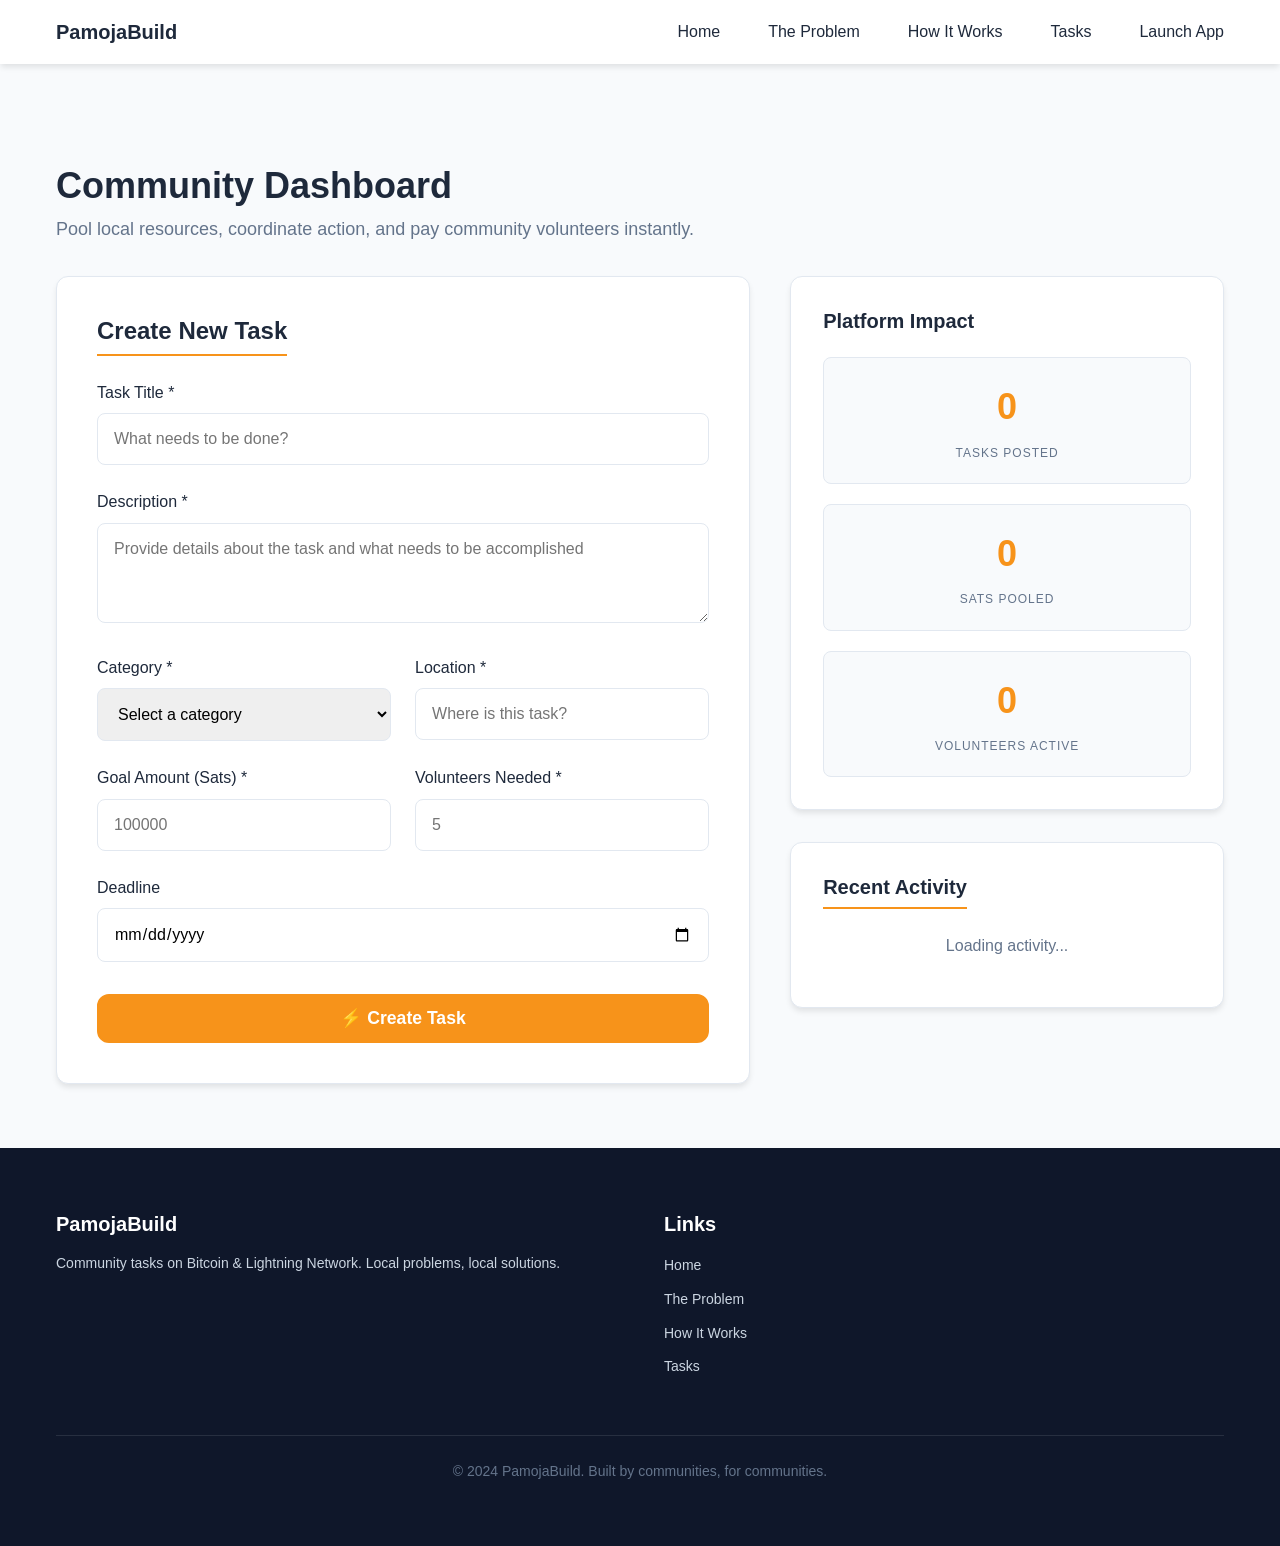
<file: frontend/app.html>
<!DOCTYPE html>
<html lang="en">
    <head>
        <meta charset="UTF-8">
        <meta name="viewport" content="width=device-width, initial-scale=1.0">
        <title>PamojaBuild - Community Dashboard</title>
        <meta name="description" content="Community-owned action dashboard. Post tasks, track funding, and check real-time impact.">
        <link rel="stylesheet" href="css/styles.css">
        <link rel="stylesheet" href="css/app.css">
    </head>
    <body>
        <!-- Navigation -->
        <nav class="navbar" role="navigation" aria-label="Main">
            <div class="container">
                <div class="navbar-brand">
                    <a href="index.html#home" class="logo">
                        <span class="logo-text">PamojaBuild</span>
                    </a>
                </div>
                <div class="nav-toggle" id="navToggle" aria-label="Toggle navigation">
                    <span></span>
                    <span></span>
                    <span></span>
                </div>
                <ul class="nav-menu" id="navMenu">
                    <li><a href="index.html#home" class="nav-link active">Home</a></li>
                    <li><a href="index.html#problem" class="nav-link">The Problem</a></li>
                    <li><a href="index.html#solution" class="nav-link">How It Works</a></li>
                    <li><a href="tasks.html#tasks" class="nav-link">Tasks</a></li>
                    <li><a href="app.html#app" class="nav-link">Launch App</a></li>
                </ul>
            </div>
        </nav>

         <!-- Dashboard Main -->
        <main class="section" style="padding-top: 100px; min-height: 85vh; background-color: var(--color-bg-light);">
            <div class="container">
                <div style="margin-bottom: 2rem;">
                    <h1 style="margin: 0; font-size: 2.25rem; color: var(--color-text-dark);">Community Dashboard</h1>
                    <p style="color: var(--color-text-light); margin-top: 0.5rem; font-size: var(--font-size-lg);">
                        Pool local resources, coordinate action, and pay community volunteers instantly.
                    </p>
                </div>

                <div class="dashboard-grid">
                    <!-- Left Column: Create Task Form -->
                    <div class="dashboard-card">
                        <h2>Create New Task</h2>
                        <form id="taskForm" class="task-form">
                            <div class="form-group">
                                <label for="taskTitle" class="form-label">Task Title *</label>
                                <input type="text" id="taskTitle" name="title" class="form-input" 
                                    placeholder="What needs to be done?" required>
                            </div>
                            
                            <div class="form-group">
                                <label for="taskDescription" class="form-label">Description *</label>
                                <textarea id="taskDescription" name="description" class="form-textarea"
                                        placeholder="Provide details about the task and what needs to be accomplished" required></textarea>
                            </div>
                            
                            <div style="display: grid; grid-template-columns: 1fr 1fr; gap: 1.5rem;">
                                <div class="form-group">
                                    <label for="taskCategory" class="form-label">Category *</label>
                                    <select id="taskCategory" name="category" class="form-select" required>
                                        <option value="">Select a category</option>
                                        <option value="cleaning">Cleaning</option>
                                        <option value="infrastructure">Infrastructure</option>
                                        <option value="safety">Safety</option>
                                        <option value="health">Health</option>
                                        <option value="education">Education</option>
                                        <option value="environment">Environment</option>
                                        <option value="other">Other</option>
                                    </select>
                                </div>
                                
                                <div class="form-group">
                                    <label for="taskLocation" class="form-label">Location *</label>
                                    <input type="text" id="taskLocation" name="location" class="form-input"
                                        placeholder="Where is this task?" required>
                                </div>
                            </div>
                            
                            <div style="display: grid; grid-template-columns: 1fr 1fr; gap: 1.5rem;">
                                <div class="form-group">
                                    <label for="taskGoalSats" class="form-label">Goal Amount (Sats) *</label>
                                    <input type="number" id="taskGoalSats" name="goalSats" class="form-input"
                                        placeholder="100000" min="1000" required>
                                </div>
                                
                                <div class="form-group">
                                    <label for="taskVolunteers" class="form-label">Volunteers Needed *</label>
                                    <input type="number" id="taskVolunteers" name="volunteersNeeded" class="form-input"
                                        placeholder="5" min="1" required>
                                </div>
                            </div>
                            
                            <div class="form-group" style="margin-bottom: 2rem;">
                                <label for="taskDeadline" class="form-label">Deadline</label>
                                <input type="date" id="taskDeadline" name="deadline" class="form-input">
                            </div>
                            
                            <button type="submit" class="btn btn-primary" style="width: 100%; font-size: 1.1rem; padding: 0.75rem 1rem;">
                                ⚡ Create Task
                            </button>
                        </form>
                    </div>

                    <!-- Right Column: Stats & Recent Activity -->
                    <div>
                        <!-- Stats Card -->
                        <div class="dashboard-stats-card">
                            <h3>Platform Impact</h3>
                            <div class="hero-stats" style="grid-template-columns: 1fr; gap: 1.25rem;">
                                <div class="stat-item" style="padding: 1.25rem; background: var(--color-bg-light); border-radius: var(--radius-md); border: 1px solid var(--color-border); display: flex; flex-direction: column; align-items: center;">
                                    <div class="stat-number" style="font-size: 2.25rem; color: var(--color-primary); font-weight: bold; margin-bottom: 0.25rem;">0</div>
                                    <div class="stat-label" style="color: var(--color-text-light); text-transform: uppercase; font-size: var(--font-size-xs); letter-spacing: 1px;">Tasks Posted</div>
                                </div>
                                <div class="stat-item" style="padding: 1.25rem; background: var(--color-bg-light); border-radius: var(--radius-md); border: 1px solid var(--color-border); display: flex; flex-direction: column; align-items: center;">
                                    <div class="stat-number" style="font-size: 2.25rem; color: var(--color-primary); font-weight: bold; margin-bottom: 0.25rem;">0</div>
                                    <div class="stat-label" style="color: var(--color-text-light); text-transform: uppercase; font-size: var(--font-size-xs); letter-spacing: 1px;">Sats Pooled</div>
                                </div>
                                <div class="stat-item" style="padding: 1.25rem; background: var(--color-bg-light); border-radius: var(--radius-md); border: 1px solid var(--color-border); display: flex; flex-direction: column; align-items: center;">
                                    <div class="stat-number" style="font-size: 2.25rem; color: var(--color-primary); font-weight: bold; margin-bottom: 0.25rem;">0</div>
                                    <div class="stat-label" style="color: var(--color-text-light); text-transform: uppercase; font-size: var(--font-size-xs); letter-spacing: 1px;">Volunteers Active</div>
                                </div>
                            </div>
                        </div>

                        <!-- Recent Activity Card -->
                        <div class="dashboard-card" style="padding: 2rem;">
                            <h3 style="margin-top: 0; margin-bottom: 1.5rem; font-size: 1.25rem; color: var(--color-text-dark); border-bottom: 2px solid var(--color-primary); padding-bottom: 0.5rem; display: inline-block;">
                                Recent Activity
                            </h3>
                            <div id="recentActivity" style="max-height: 400px; overflow-y: auto;">
                                <p style="color: var(--color-text-light); text-align: center;">Loading activity...</p>
                            </div>
                        </div>
                    </div>
                </div>
            </div>
        </main>

        <!-- App Modal (retained just in case) -->
        <div id="appModal" class="modal" role="dialog" aria-label="PamojaBuild App">
            <div class="modal-content">
                <button class="modal-close" id="modalCloseBtn" aria-label="Close app">×</button>
                <div class="app-wrapper" id="appWrapper">
                    <!-- App content populated by JavaScript -->
                </div>
            </div>
        </div>

        <!-- Footer -->
        <footer class="footer">
            <div class="container">
                <div class="footer-content">
                    <div class="footer-section">
                        <h4>PamojaBuild</h4>
                        <p>Community tasks on Bitcoin & Lightning Network. Local problems, local solutions.</p>
                    </div>
                    <div class="footer-section">
                        <h4>Links</h4>
                        <ul>
                            <li><a href="#home">Home</a></li>
                            <li><a href="#problem">The Problem</a></li>
                            <li><a href="#solution">How It Works</a></li>
                            <li><a href="tasks.html#tasks">Tasks</a></li>
                        </ul>
                    </div>
                </div>
                <div class="footer-bottom">
                    <p>&copy; 2024 PamojaBuild. Built by communities, for communities.</p>
                </div>
            </div>
        </footer>
    </body>
</html>
</file>
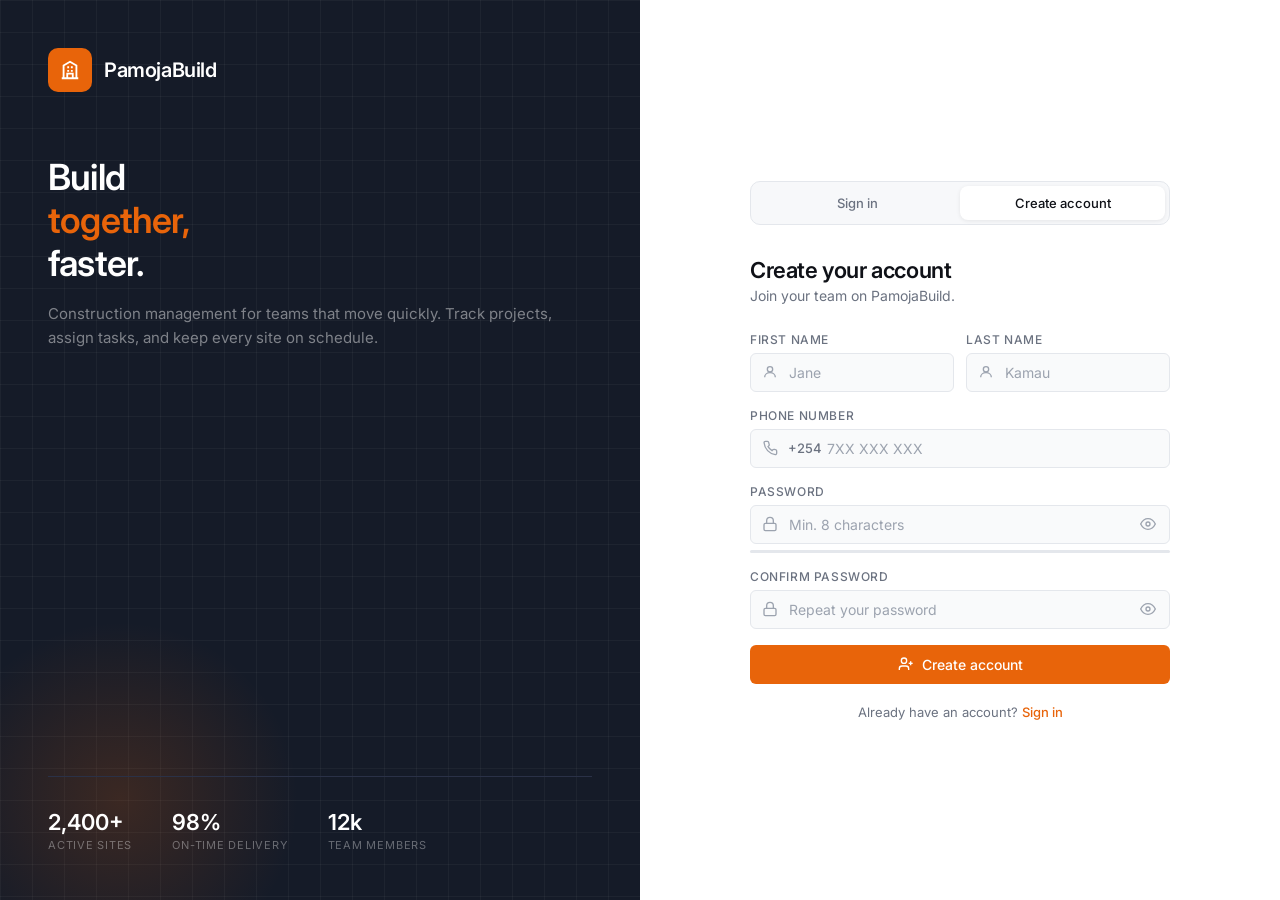
<file: frontend/login.html>
<!DOCTYPE html>
<html lang="en">
<head>
  <meta charset="UTF-8" />
  <meta name="viewport" content="width=device-width, initial-scale=1.0" />
  <title>PamojaBuild — Sign In</title>
  <link rel="preconnect" href="https://fonts.googleapis.com" />
  <link rel="preconnect" href="https://fonts.gstatic.com" crossorigin />
  <link href="https://fonts.googleapis.com/css2?family=Inter:wght@400;500;600&display=swap" rel="stylesheet" />
  <style>
    *, *::before, *::after { box-sizing: border-box; margin: 0; padding: 0; }

    :root {
      --orange:       #E8640A;
      --orange-hover: #CF570A;
      --dark:         #151B28;
      --dark-border:  #2A3147;
      --white:        #FFFFFF;
      --off-white:    #F7F8FA;
      --text-primary: #0F1117;
      --text-muted:   #6B7280;
      --text-hint:    #9CA3AF;
      --border:       #E4E7EC;
      --input-bg:     #F9FAFB;
      --danger:       #DC2626;
      --success:      #16A34A;
      --radius-sm:    6px;
      --radius-md:    10px;
      --radius-lg:    16px;
    }

    html, body {
      height: 100%;
      font-family: 'Inter', sans-serif;
      background: var(--off-white);
      color: var(--text-primary);
    }

    .page {
      min-height: 100vh;
      display: grid;
      grid-template-columns: 1fr 1fr;
    }

    /* ── Brand panel ── */
    .brand {
      background: var(--dark);
      display: flex;
      flex-direction: column;
      justify-content: space-between;
      padding: 3rem;
      position: relative;
      overflow: hidden;
    }

    .brand-grid {
      position: absolute;
      inset: 0;
      background-image:
        linear-gradient(rgba(255,255,255,0.04) 1px, transparent 1px),
        linear-gradient(90deg, rgba(255,255,255,0.04) 1px, transparent 1px);
      background-size: 32px 32px;
      pointer-events: none;
    }

    .brand-glow {
      position: absolute;
      bottom: -80px;
      left: -60px;
      width: 360px;
      height: 360px;
      background: radial-gradient(circle, rgba(232,100,10,0.18) 0%, transparent 70%);
      pointer-events: none;
    }

    .brand-content { position: relative; z-index: 1; }

    .logo {
      display: flex;
      align-items: center;
      gap: 12px;
      margin-bottom: 4rem;
      text-decoration: none;
    }

    .logo-mark {
      width: 44px;
      height: 44px;
      background: var(--orange);
      border-radius: var(--radius-md);
      display: flex;
      align-items: center;
      justify-content: center;
    }

    .logo-mark svg { width: 22px; height: 22px; fill: none; stroke: #fff; stroke-width: 2; }

    .logo-name {
      font-size: 20px;
      font-weight: 600;
      color: #fff;
      letter-spacing: -0.4px;
    }

    .brand-headline {
      font-size: 36px;
      font-weight: 600;
      color: #fff;
      line-height: 1.2;
      letter-spacing: -0.8px;
      margin-bottom: 1rem;
    }

    .brand-headline span { color: var(--orange); }

    .brand-body {
      font-size: 15px;
      color: rgba(255,255,255,0.45);
      line-height: 1.65;
    }

    .brand-footer { position: relative; z-index: 1; }

    .stats {
      display: flex;
      gap: 2.5rem;
      padding-top: 2rem;
      border-top: 1px solid var(--dark-border);
    }

    .stat-num { font-size: 22px; font-weight: 600; color: #fff; }

    .stat-label {
      font-size: 11px;
      color: rgba(255,255,255,0.35);
      text-transform: uppercase;
      letter-spacing: 0.07em;
      margin-top: 3px;
    }

    /* ── Form panel ── */
    .form-panel {
      display: flex;
      align-items: center;
      justify-content: center;
      padding: 3rem 2rem;
      background: var(--white);
    }

    .form-box { width: 100%; max-width: 420px; }

    .tabs {
      display: flex;
      background: var(--off-white);
      border: 1px solid var(--border);
      border-radius: var(--radius-md);
      padding: 4px;
      margin-bottom: 2rem;
    }

    .tab {
      flex: 1;
      padding: 9px 0;
      border: none;
      background: none;
      border-radius: calc(var(--radius-md) - 2px);
      font-family: inherit;
      font-size: 13px;
      font-weight: 500;
      color: var(--text-muted);
      cursor: pointer;
      transition: background 0.15s, color 0.15s;
    }

    .tab.active {
      background: var(--white);
      color: var(--text-primary);
      box-shadow: 0 1px 4px rgba(0,0,0,0.08);
    }

    .form-title {
      font-size: 22px;
      font-weight: 600;
      letter-spacing: -0.4px;
      margin-bottom: 4px;
    }

    .form-subtitle {
      font-size: 14px;
      color: var(--text-muted);
      margin-bottom: 1.75rem;
    }

    .field { margin-bottom: 1rem; }

    .field-row {
      display: grid;
      grid-template-columns: 1fr 1fr;
      gap: 12px;
    }

    .field label {
      display: block;
      font-size: 12px;
      font-weight: 500;
      color: var(--text-muted);
      text-transform: uppercase;
      letter-spacing: 0.05em;
      margin-bottom: 6px;
    }

    .input-wrap { position: relative; }

    .input-wrap .icon {
      position: absolute;
      left: 12px;
      top: 50%;
      transform: translateY(-50%);
      width: 16px;
      height: 16px;
      color: var(--text-hint);
      pointer-events: none;
    }

    .input-wrap input {
      width: 100%;
      padding: 10px 12px 10px 38px;
      font-family: inherit;
      font-size: 14px;
      color: var(--text-primary);
      background: var(--input-bg);
      border: 1px solid var(--border);
      border-radius: var(--radius-sm);
      outline: none;
      transition: border-color 0.15s, box-shadow 0.15s;
    }

    .input-wrap input::placeholder { color: var(--text-hint); }

    .input-wrap input:focus {
      border-color: var(--orange);
      box-shadow: 0 0 0 3px rgba(232,100,10,0.12);
      background: #fff;
    }

    .phone-prefix {
      position: absolute;
      left: 38px;
      top: 50%;
      transform: translateY(-50%);
      font-size: 13px;
      font-weight: 500;
      color: var(--text-muted);
      pointer-events: none;
    }

    .phone-input input { padding-left: 76px; }

    .eye-btn {
      position: absolute;
      right: 10px;
      top: 50%;
      transform: translateY(-50%);
      background: none;
      border: none;
      cursor: pointer;
      padding: 4px;
      color: var(--text-hint);
      display: flex;
      align-items: center;
    }

    .eye-btn svg { width: 16px; height: 16px; }

    .field-error {
      font-size: 11px;
      color: var(--danger);
      margin-top: 4px;
      display: none;
    }

    .field-error.visible { display: block; }

    .strength-bar {
      height: 3px;
      background: var(--border);
      border-radius: 2px;
      overflow: hidden;
      margin-top: 6px;
    }

    .strength-fill {
      height: 100%;
      border-radius: 2px;
      width: 0;
      transition: width 0.25s, background 0.25s;
    }

    .strength-label {
      font-size: 11px;
      color: var(--text-hint);
      margin-top: 4px;
    }

    .btn-primary {
      width: 100%;
      padding: 11px;
      margin-top: 6px;
      background: var(--orange);
      color: #fff;
      font-family: inherit;
      font-size: 14px;
      font-weight: 500;
      border: none;
      border-radius: var(--radius-sm);
      cursor: pointer;
      display: flex;
      align-items: center;
      justify-content: center;
      gap: 8px;
      transition: background 0.15s, transform 0.1s;
    }

    .btn-primary:hover { background: var(--orange-hover); }
    .btn-primary:active { transform: scale(0.99); }
    .btn-primary svg { width: 16px; height: 16px; }

    .alt-link {
      margin-top: 1.25rem;
      text-align: center;
      font-size: 13px;
      color: var(--text-muted);
    }

    .alt-link button {
      background: none;
      border: none;
      color: var(--orange);
      font-family: inherit;
      font-size: 13px;
      font-weight: 500;
      cursor: pointer;
    }

    @media (max-width: 768px) {
      .page { grid-template-columns: 1fr; }
      .brand { display: none; }
      .form-panel { padding: 2rem 1.25rem; }
    }
  </style>
</head>
<body>

<div class="page">

  <!-- ── Brand panel ── -->
  <aside class="brand">
    <div class="brand-grid"></div>
    <div class="brand-glow"></div>
    <div class="brand-content">
      <a href="index.html" class="logo">
        <div class="logo-mark">
          <svg viewBox="0 0 24 24"><path d="M3 21h18M5 21V7l7-4 7 4v14M9 21v-5h6v5M9 9h2M13 9h2M9 13h2M13 13h2"/></svg>
        </div>
        <span class="logo-name">PamojaBuild</span>
      </a>
      <h1 class="brand-headline">Build<br><span>together,</span><br>faster.</h1>
      <p class="brand-body">Construction management for teams that move quickly. Track projects, assign tasks, and keep every site on schedule.</p>
    </div>
    <div class="brand-footer">
      <div class="stats">
        <div><div class="stat-num">2,400+</div><div class="stat-label">Active sites</div></div>
        <div><div class="stat-num">98%</div><div class="stat-label">On-time delivery</div></div>
        <div><div class="stat-num">12k</div><div class="stat-label">Team members</div></div>
      </div>
    </div>
  </aside>

  <!-- ── Form panel ── -->
  <main class="form-panel">
    <div class="form-box">

      <div class="tabs">
        <button class="tab" id="tab-login" onclick="showPanel('login')">Sign in</button>
        <button class="tab active" id="tab-register" onclick="showPanel('register')">Create account</button>
      </div>

      <!-- Register -->
      <div id="panel-register">
        <h2 class="form-title">Create your account</h2>
        <p class="form-subtitle">Join your team on PamojaBuild.</p>

        <div class="field-row">
          <div class="field">
            <label for="reg-fname">First name</label>
            <div class="input-wrap">
              <svg class="icon" viewBox="0 0 24 24" fill="none" stroke="currentColor" stroke-width="2"><circle cx="12" cy="8" r="4"/><path d="M4 20c0-4 3.6-7 8-7s8 3 8 7"/></svg>
              <input type="text" id="reg-fname" placeholder="Jane" autocomplete="given-name" />
            </div>
            <div class="field-error" id="err-fname">First name is required.</div>
          </div>
          <div class="field">
            <label for="reg-lname">Last name</label>
            <div class="input-wrap">
              <svg class="icon" viewBox="0 0 24 24" fill="none" stroke="currentColor" stroke-width="2"><circle cx="12" cy="8" r="4"/><path d="M4 20c0-4 3.6-7 8-7s8 3 8 7"/></svg>
              <input type="text" id="reg-lname" placeholder="Kamau" autocomplete="family-name" />
            </div>
            <div class="field-error" id="err-lname">Last name is required.</div>
          </div>
        </div>

        <div class="field">
          <label for="reg-phone">Phone number</label>
          <div class="input-wrap phone-input">
            <svg class="icon" viewBox="0 0 24 24" fill="none" stroke="currentColor" stroke-width="2"><path d="M22 16.92v3a2 2 0 01-2.18 2A19.86 19.86 0 013.09 4.18 2 2 0 015.07 2h3a2 2 0 012 1.72 12.84 12.84 0 00.7 2.81 2 2 0 01-.45 2.11L9.09 9.91a16 16 0 006 6l1.27-1.27a2 2 0 012.11-.45 12.84 12.84 0 002.81.7A2 2 0 0122 16.92z"/></svg>
            <span class="phone-prefix">+254</span>
            <input type="tel" id="reg-phone" placeholder="7XX XXX XXX" maxlength="10" />
          </div>
          <div class="field-error" id="err-phone">Enter a valid Kenyan number.</div>
        </div>

        <div class="field">
          <label for="reg-pass">Password</label>
          <div class="input-wrap">
            <svg class="icon" viewBox="0 0 24 24" fill="none" stroke="currentColor" stroke-width="2"><rect x="3" y="11" width="18" height="11" rx="2"/><path d="M7 11V7a5 5 0 0110 0v4"/></svg>
            <input type="password" id="reg-pass" placeholder="Min. 8 characters" oninput="checkStrength(this.value)" />
            <button class="eye-btn" onclick="togglePw('reg-pass', this)" type="button">
              <svg viewBox="0 0 24 24" fill="none" stroke="currentColor" stroke-width="2"><path d="M1 12s4-8 11-8 11 8 11 8-4 8-11 8-11-8-11-8z"/><circle cx="12" cy="12" r="3"/></svg>
            </button>
          </div>
          <div class="strength-bar"><div class="strength-fill" id="strength-fill"></div></div>
          <div class="strength-label" id="strength-label"></div>
        </div>

        <div class="field">
          <label for="reg-confirm">Confirm password</label>
          <div class="input-wrap">
            <svg class="icon" viewBox="0 0 24 24" fill="none" stroke="currentColor" stroke-width="2"><rect x="3" y="11" width="18" height="11" rx="2"/><path d="M7 11V7a5 5 0 0110 0v4"/></svg>
            <input type="password" id="reg-confirm" placeholder="Repeat your password" />
            <button class="eye-btn" onclick="togglePw('reg-confirm', this)" type="button">
              <svg viewBox="0 0 24 24" fill="none" stroke="currentColor" stroke-width="2"><path d="M1 12s4-8 11-8 11 8 11 8-4 8-11 8-11-8-11-8z"/><circle cx="12" cy="12" r="3"/></svg>
            </button>
          </div>
          <div class="field-error" id="err-confirm">Passwords do not match.</div>
        </div>

        <button class="btn-primary" onclick="handleRegister()" type="button">
          <svg viewBox="0 0 24 24" fill="none" stroke="currentColor" stroke-width="2"><path d="M16 21v-2a4 4 0 00-4-4H6a4 4 0 00-4 4v2"/><circle cx="9" cy="7" r="4"/><line x1="19" y1="8" x2="19" y2="14"/><line x1="22" y1="11" x2="16" y2="11"/></svg>
          Create account
        </button>
        <p class="alt-link">Already have an account? <button onclick="showPanel('login')">Sign in</button></p>
      </div>

      <!-- Login -->
      <div id="panel-login" style="display:none">
        <h2 class="form-title">Welcome back</h2>
        <p class="form-subtitle">Sign in to continue to your projects.</p>

        <div class="field">
          <label for="login-phone">Phone number</label>
          <div class="input-wrap phone-input">
            <svg class="icon" viewBox="0 0 24 24" fill="none" stroke="currentColor" stroke-width="2"><path d="M22 16.92v3a2 2 0 01-2.18 2A19.86 19.86 0 013.09 4.18 2 2 0 015.07 2h3a2 2 0 012 1.72 12.84 12.84 0 00.7 2.81 2 2 0 01-.45 2.11L9.09 9.91a16 16 0 006 6l1.27-1.27a2 2 0 012.11-.45 12.84 12.84 0 002.81.7A2 2 0 0122 16.92z"/></svg>
            <span class="phone-prefix">+254</span>
            <input type="tel" id="login-phone" placeholder="7XX XXX XXX" maxlength="10" />
          </div>
          <div class="field-error" id="err-login-phone">Enter a valid phone number.</div>
        </div>

        <div class="field">
          <label for="login-pass">Password</label>
          <div class="input-wrap">
            <svg class="icon" viewBox="0 0 24 24" fill="none" stroke="currentColor" stroke-width="2"><rect x="3" y="11" width="18" height="11" rx="2"/><path d="M7 11V7a5 5 0 0110 0v4"/></svg>
            <input type="password" id="login-pass" placeholder="Your password" />
            <button class="eye-btn" onclick="togglePw('login-pass', this)" type="button">
              <svg viewBox="0 0 24 24" fill="none" stroke="currentColor" stroke-width="2"><path d="M1 12s4-8 11-8 11 8 11 8-4 8-11 8-11-8-11-8z"/><circle cx="12" cy="12" r="3"/></svg>
            </button>
          </div>
          <div class="field-error" id="err-login-pass">Password is required.</div>
        </div>

        <div style="text-align:right; margin-bottom:1rem;">
          <button style="background:none;border:none;color:var(--orange);font-family:inherit;font-size:12px;font-weight:500;cursor:pointer;" type="button">Forgot password?</button>
        </div>

        <button class="btn-primary" onclick="handleLogin()" type="button">
          <svg viewBox="0 0 24 24" fill="none" stroke="currentColor" stroke-width="2"><path d="M15 3h4a2 2 0 012 2v14a2 2 0 01-2 2h-4"/><polyline points="10 17 15 12 10 7"/><line x1="15" y1="12" x2="3" y2="12"/></svg>
          Sign in
        </button>
        <p class="alt-link">No account yet? <button onclick="showPanel('register')">Create one</button></p>
      </div>

    </div>
  </main>
</div>

<script>
  function showPanel(name) {
    const isReg = name === 'register';
    document.getElementById('panel-register').style.display = isReg ? 'block' : 'none';
    document.getElementById('panel-login').style.display    = isReg ? 'none'  : 'block';
    document.getElementById('tab-register').className = 'tab' + (isReg  ? ' active' : '');
    document.getElementById('tab-login').className    = 'tab' + (!isReg ? ' active' : '');
  }

  function togglePw(id, btn) {
    const inp = document.getElementById(id);
    const show = inp.type === 'password';
    inp.type = show ? 'text' : 'password';
    btn.querySelector('svg').innerHTML = show
      ? '<path d="M17.94 17.94A10.07 10.07 0 0112 20c-7 0-11-8-11-8a18.45 18.45 0 015.06-5.94M9.9 4.24A9.12 9.12 0 0112 4c7 0 11 8 11 8a18.5 18.5 0 01-2.16 3.19m-6.72-1.07a3 3 0 11-4.24-4.24"/><line x1="1" y1="1" x2="23" y2="23"/>'
      : '<path d="M1 12s4-8 11-8 11 8 11 8-4 8-11 8-11-8-11-8z"/><circle cx="12" cy="12" r="3"/>';
  }

  function checkStrength(val) {
    const fill  = document.getElementById('strength-fill');
    const label = document.getElementById('strength-label');
    if (!val) { fill.style.width = '0'; label.textContent = ''; return; }
    let score = 0;
    if (val.length >= 8)          score++;
    if (/[A-Z]/.test(val))        score++;
    if (/[0-9]/.test(val))        score++;
    if (/[^A-Za-z0-9]/.test(val)) score++;
    const levels = [
      ['10%', '#DC2626', 'Too short'],
      ['25%', '#DC2626', 'Weak'],
      ['50%', '#F59E0B', 'Fair'],
      ['75%', '#16A34A', 'Good'],
      ['100%','#16A34A', 'Strong'],
    ];
    const [w, c, l] = levels[Math.min(score, 4)];
    fill.style.width = w; fill.style.background = c;
    label.textContent = l; label.style.color = c;
  }

  function showError(id, show) {
    document.getElementById(id).classList.toggle('visible', show);
  }

  function handleRegister() {
    const fname   = document.getElementById('reg-fname').value.trim();
    const lname   = document.getElementById('reg-lname').value.trim();
    const phone   = document.getElementById('reg-phone').value.replace(/\s/g, '');
    const pass    = document.getElementById('reg-pass').value;
    const confirm = document.getElementById('reg-confirm').value;
    let valid = true;

    showError('err-fname',   !fname);                              if (!fname)   valid = false;
    showError('err-lname',   !lname);                              if (!lname)   valid = false;
    showError('err-phone',   !/^\d{9,10}$/.test(phone));           if (!/^\d{9,10}$/.test(phone)) valid = false;
    showError('err-confirm', !pass || pass !== confirm);           if (!pass || pass !== confirm)  valid = false;
    if (!valid) return;

    // TODO: replace with your actual Go API endpoint
    fetch('/api/auth/register', {
      method: 'POST',
      headers: { 'Content-Type': 'application/json' },
      body: JSON.stringify({
        first_name: fname,
        last_name:  lname,
        phone:      '+254' + phone,
        password:   pass,
      })
    })
    .then(res => res.json())
    .then(data => {
      if (data.token) {
        localStorage.setItem('token', data.token);
        window.location.href = 'app.html';
      }
    })
    .catch(err => console.error('Register error:', err));
  }

  function handleLogin() {
    const phone = document.getElementById('login-phone').value.replace(/\s/g, '');
    const pass  = document.getElementById('login-pass').value;
    let valid = true;

    showError('err-login-phone', !/^\d{9,10}$/.test(phone)); if (!/^\d{9,10}$/.test(phone)) valid = false;
    showError('err-login-pass',  !pass);                      if (!pass) valid = false;
    if (!valid) return;

    // TODO: replace with your actual Go API endpoint
    fetch('/api/auth/login', {
      method: 'POST',
      headers: { 'Content-Type': 'application/json' },
      body: JSON.stringify({
        phone:    '+254' + phone,
        password: pass,
      })
    })
    .then(res => res.json())
    .then(data => {
      if (data.token) {
        localStorage.setItem('token', data.token);
        window.location.href = 'app.html';
      }
    })
    .catch(err => console.error('Login error:', err));
  }
</script>

</body>
</html>
</file>
<file: frontend/css/styles.css>
/* ============================================================================
   PamojaBuild - Community Tasks Platform
   Modern, responsive CSS with semantic structure and accessibility
   ============================================================================ */

/* ROOT VARIABLES & THEME */
:root {
    /* Colors - inspired by Bitcoin orange, community energy, African context */
    --color-primary: #F7931A;      /* Bitcoin orange */
    --color-primary-dark: #E68A0A;
    --color-primary-light: #FDB81E;
    
    --color-accent: #FF6B35;        /* Energy/action */
    --color-accent-dark: #E55A28;
    
    --color-secondary: #004B87;     /* Trust/stability */
    --color-secondary-light: #0066B3;
    
    --color-success: #10B981;       /* Task completion */
    --color-warning: #F59E0B;
    --color-danger: #EF4444;
    
    /* Neutrals - clean, accessible */
    --color-bg-dark: #0F172A;
    --color-bg-light: #F8FAFC;
    --color-bg-white: #FFFFFF;
    --color-text-dark: #1E293B;
    --color-text-light: #64748B;
    --color-border: #E2E8F0;
    --color-border-dark: #CBD5E1;
    
    /* Typography */
    --font-display: -apple-system, BlinkMacSystemFont, 'Segoe UI', sans-serif;
    --font-body: -apple-system, BlinkMacSystemFont, 'Segoe UI', sans-serif;
    --font-mono: 'Monaco', 'Courier New', monospace;
    
    --font-size-xs: 0.75rem;
    --font-size-sm: 0.875rem;
    --font-size-base: 1rem;
    --font-size-lg: 1.125rem;
    --font-size-xl: 1.25rem;
    --font-size-2xl: 1.5rem;
    --font-size-3xl: 1.875rem;
    --font-size-4xl: 2.25rem;
    --font-size-5xl: 3rem;
    
    --font-weight-regular: 400;
    --font-weight-medium: 500;
    --font-weight-semibold: 600;
    --font-weight-bold: 700;
    
    /* Spacing */
    --space-xs: 0.25rem;
    --space-sm: 0.5rem;
    --space-md: 1rem;
    --space-lg: 1.5rem;
    --space-xl: 2rem;
    --space-2xl: 3rem;
    --space-3xl: 4rem;
    --space-4xl: 6rem;
    
    /* Layout */
    --container-max: 1200px;
    --container-padding: 1rem;
    
    /* Spacing between sections */
    --section-spacing: 4rem;
    
    /* Border radius */
    --radius-sm: 0.375rem;
    --radius-md: 0.5rem;
    --radius-lg: 0.75rem;
    --radius-xl: 1rem;
    
    /* Shadows */
    --shadow-sm: 0 1px 2px 0 rgba(0, 0, 0, 0.05);
    --shadow-md: 0 4px 6px -1px rgba(0, 0, 0, 0.1);
    --shadow-lg: 0 10px 15px -3px rgba(0, 0, 0, 0.1);
    --shadow-xl: 0 20px 25px -5px rgba(0, 0, 0, 0.1);
    
    /* Transitions */
    --transition-fast: 150ms ease-in-out;
    --transition-base: 250ms ease-in-out;
    --transition-slow: 350ms ease-in-out;
}

/* RESET & BASE STYLES */
*,
*::before,
*::after {
    box-sizing: border-box;
}

html {
    scroll-behavior: smooth;
}

body {
    margin: 0;
    padding: 0;
    font-family: var(--font-body);
    font-size: var(--font-size-base);
    font-weight: var(--font-weight-regular);
    line-height: 1.6;
    color: var(--color-text-dark);
    background-color: var(--color-bg-white);
    overflow-x: hidden;
}

h1, h2, h3, h4, h5, h6 {
    margin: 0;
    font-family: var(--font-display);
    font-weight: var(--font-weight-bold);
    line-height: 1.2;
}

h1 { font-size: var(--font-size-5xl); }
h2 { font-size: var(--font-size-4xl); }
h3 { font-size: var(--font-size-2xl); }
h4 { font-size: var(--font-size-xl); }
h5 { font-size: var(--font-size-lg); }
h6 { font-size: var(--font-size-base); }

p {
    margin: 0 0 var(--space-md) 0;
    color: var(--color-text-light);
}

a {
    color: var(--color-primary);
    text-decoration: none;
    transition: color var(--transition-fast);
}

a:hover,
a:focus-visible {
    color: var(--color-primary-dark);
}

button {
    font-family: inherit;
    cursor: pointer;
}

input,
textarea,
select {
    font-family: inherit;
    font-size: inherit;
}

img {
    max-width: 100%;
    height: auto;
    display: block;
}

/* CONTAINER */
.container {
    width: 100%;
    max-width: var(--container-max);
    margin: 0 auto;
    padding: 0 var(--container-padding);
}

/* ACCESSIBILITY */
.sr-only {
    position: absolute;
    width: 1px;
    height: 1px;
    padding: 0;
    margin: -1px;
    overflow: hidden;
    clip: rect(0, 0, 0, 0);
    white-space: nowrap;
    border-width: 0;
}

/* Visible focus states for keyboard navigation */
*:focus-visible {
    outline: 2px solid var(--color-primary);
    outline-offset: 2px;
    border-radius: var(--radius-md);
}

/* Respect reduced motion preferences */
@media (prefers-reduced-motion: reduce) {
    * {
        animation-duration: 0.01ms !important;
        animation-iteration-count: 1 !important;
        transition-duration: 0.01ms !important;
    }
}

/* ============================================================================
   NAVIGATION
   ============================================================================ */

.navbar {
    position: fixed;
    top: 0;
    left: 0;
    right: 0;
    background-color: var(--color-bg-white);
    box-shadow: var(--shadow-md);
    z-index: 100;
}

.navbar .container {
    display: flex;
    justify-content: space-between;
    align-items: center;
    padding: var(--space-md);
    height: 4rem;
}

.navbar-brand {
    display: flex;
    align-items: center;
}

.logo {
    display: flex;
    align-items: center;
    gap: var(--space-sm);
    font-weight: var(--font-weight-bold);
    font-size: var(--font-size-xl);
    color: var(--color-text-dark);
}

.logo-icon {
    font-size: var(--font-size-2xl);
    animation: pulse 2s cubic-bezier(0.4, 0, 0.6, 1) infinite;
}

@keyframes pulse {
    0%, 100% { opacity: 1; }
    50% { opacity: 0.7; }
}

.nav-menu {
    display: none;
    list-style: none;
    margin: 0;
    padding: 0;
}

.nav-link {
    color: var(--color-text-dark);
    font-weight: var(--font-weight-medium);
    transition: color var(--transition-fast);
}

.nav-link:hover,
.nav-link:focus-visible {
    color: var(--color-primary);
}

.nav-toggle {
    display: flex;
    flex-direction: column;
    gap: var(--space-sm);
    cursor: pointer;
    background: none;
    border: none;
    padding: var(--space-sm);
}

.nav-toggle span {
    width: 24px;
    height: 2px;
    background-color: var(--color-text-dark);
    border-radius: var(--radius-sm);
    transition: all var(--transition-fast);
}

.nav-toggle.active span:nth-child(1) {
    transform: rotate(45deg) translateY(10px);
}

.nav-toggle.active span:nth-child(2) {
    opacity: 0;
}

.nav-toggle.active span:nth-child(3) {
    transform: rotate(-45deg) translateY(-10px);
}

/* Desktop Navigation */
@media (min-width: 768px) {
    .navbar .container {
        padding: var(--space-lg) var(--space-md);
    }
    
    .nav-menu {
        display: flex;
        gap: var(--space-2xl);
        align-items: center;
    }
    
    .nav-toggle {
        display: none;
    }
    
    .nav-menu.active {
        display: flex;
    }
}

/* Mobile Navigation Menu */
.nav-menu.active {
    position: absolute;
    top: 100%;
    left: 0;
    right: 0;
    display: flex;
    flex-direction: column;
    background-color: var(--color-bg-white);
    padding: var(--space-lg);
    box-shadow: var(--shadow-lg);
    gap: var(--space-md);
    animation: slideDown var(--transition-base);
}

@keyframes slideDown {
    from {
        opacity: 0;
        transform: translateY(-10px);
    }
    to {
        opacity: 1;
        transform: translateY(0);
    }
}

/* Body padding for fixed navbar */
body {
    padding-top: 4rem;
}

/* ============================================================================
   HERO SECTION
   ============================================================================ */

.hero {
    padding: var(--section-spacing) 0;
    background: linear-gradient(135deg, var(--color-bg-white) 0%, var(--color-bg-light) 100%);
}

.hero .container {
    display: grid;
    grid-template-columns: 1fr;
    gap: var(--space-3xl);
    align-items: center;
}

.hero-content {
    animation: fadeInUp 0.8s ease-out;
}

@keyframes fadeInUp {
    from {
        opacity: 0;
        transform: translateY(20px);
    }
    to {
        opacity: 1;
        transform: translateY(0);
    }
}

.hero-title {
    font-size: var(--font-size-5xl);
    line-height: 1.1;
    margin-bottom: var(--space-xl);
    color: var(--color-text-dark);
}

.text-accent {
    color: var(--color-primary);
    background: linear-gradient(135deg, var(--color-primary), var(--color-accent));
    -webkit-background-clip: text;
    -webkit-text-fill-color: transparent;
    background-clip: text;
}

.hero-subtitle {
    font-size: var(--font-size-xl);
    color: var(--color-text-light);
    max-width: 500px;
    margin-bottom: var(--space-2xl);
    line-height: 1.8;
}

.hero-cta {
    display: flex;
    flex-wrap: wrap;
    gap: var(--space-md);
    margin-bottom: var(--space-3xl);
}

.hero-stats {
    display: grid;
    grid-template-columns: repeat(3, 1fr);
    gap: var(--space-lg);
}

.stat-item {
    text-align: center;
}

.stat-number {
    font-size: var(--font-size-4xl);
    font-weight: var(--font-weight-bold);
    color: var(--color-primary);
}

.stat-label {
    font-size: var(--font-size-sm);
    color: var(--color-text-light);
    text-transform: uppercase;
    letter-spacing: 0.05em;
    margin-top: var(--space-xs);
}

.hero-visual {
    display: none;
    align-items: center;
    justify-content: center;
}

.visual-placeholder {
    width: 300px;
    height: 300px;
    color: var(--color-primary);
    opacity: 0.8;
}

@media (min-width: 1024px) {
    .hero .container {
        grid-template-columns: 1fr 1fr;
    }
    
    .hero-visual {
        display: flex;
    }
    
    .hero-title {
        font-size: var(--font-size-5xl);
    }
}

@media (max-width: 640px) {
    .hero {
        padding: var(--space-3xl) 0;
    }
    
    .hero-title {
        font-size: var(--font-size-3xl);
    }
    
    .hero-subtitle {
        font-size: var(--font-size-base);
    }
    
    .hero-stats {
        grid-template-columns: 1fr;
    }
}

/* ============================================================================
   BUTTONS & CONTROLS
   ============================================================================ */

.btn {
    display: inline-flex;
    align-items: center;
    justify-content: center;
    gap: var(--space-sm);
    padding: var(--space-md) var(--space-2xl);
    font-size: var(--font-size-base);
    font-weight: var(--font-weight-semibold);
    border: 2px solid transparent;
    border-radius: var(--radius-lg);
    transition: all var(--transition-fast);
    text-decoration: none;
    cursor: pointer;
    white-space: nowrap;
}

.btn-primary {
    background-color: var(--color-primary);
    color: var(--color-bg-white);
    border-color: var(--color-primary);
}

.btn-primary:hover,
.btn-primary:focus-visible {
    background-color: var(--color-primary-dark);
    border-color: var(--color-primary-dark);
    transform: translateY(-2px);
    box-shadow: var(--shadow-lg);
}

.btn-primary:active {
    transform: translateY(0);
}

.btn-secondary {
    background-color: transparent;
    color: var(--color-primary);
    border-color: var(--color-primary);
}

.btn-secondary:hover,
.btn-secondary:focus-visible {
    background-color: var(--color-primary);
    color: var(--color-bg-white);
}

.btn-small {
    padding: var(--space-sm) var(--space-lg);
    font-size: var(--font-size-sm);
}

.btn:disabled {
    opacity: 0.5;
    cursor: not-allowed;
}

/* ============================================================================
   SECTIONS
   ============================================================================ */

.section {
    padding: var(--section-spacing) 0;
}

.section-light {
    background-color: var(--color-bg-light);
}

.section-dark {
    background-color: var(--color-bg-dark);
    color: var(--color-bg-white);
}

.section-dark p {
    color: #CBD5E1;
}

.section-title {
    font-size: var(--font-size-4xl);
    margin-bottom: var(--space-md);
    text-align: center;
    color: var(--color-text-dark);
}

.section-dark .section-title {
    color: var(--color-bg-white);
}

.section-subtitle {
    font-size: var(--font-size-lg);
    text-align: center;
    color: var(--color-text-light);
    margin-bottom: var(--space-3xl);
}

.section-dark .section-subtitle {
    color: #CBD5E1;
}

/* ============================================================================
   PROBLEM SECTION
   ============================================================================ */

.problems-grid {
    display: grid;
    grid-template-columns: repeat(auto-fit, minmax(250px, 1fr));
    gap: var(--space-2xl);
    margin-bottom: var(--space-3xl);
}

.problem-card {
    padding: var(--space-2xl);
    background-color: var(--color-bg-white);
    border: 1px solid var(--color-border);
    border-radius: var(--radius-lg);
    text-align: center;
    transition: all var(--transition-base);
    cursor: pointer;
}

.problem-card:hover {
    border-color: var(--color-primary);
    box-shadow: var(--shadow-lg);
    transform: translateY(-4px);
}

.problem-icon {
    font-size: var(--font-size-5xl);
    margin-bottom: var(--space-md);
    display: block;
}

.problem-card h3 {
    color: var(--color-text-dark);
    margin-bottom: var(--space-md);
}

.problem-card p {
    color: var(--color-text-light);
    margin: 0;
}

.problem-highlight {
    background-color: var(--color-bg-white);
    border-left: 4px solid var(--color-primary);
    padding: var(--space-2xl);
    border-radius: var(--radius-md);
    text-align: center;
}

.problem-highlight p {
    font-size: var(--font-size-lg);
    line-height: 1.8;
    margin: 0;
}

.problem-highlight strong {
    color: var(--color-primary);
}

/* ============================================================================
   FLOW TIMELINE SECTION
   ============================================================================ */

.flow-timeline {
    max-width: 700px;
    margin: 0 auto;
}

.flow-step {
    display: flex;
    gap: var(--space-2xl);
    margin-bottom: var(--space-2xl);
}

.flow-number {
    flex-shrink: 0;
    width: 60px;
    height: 60px;
    display: flex;
    align-items: center;
    justify-content: center;
    background: linear-gradient(135deg, var(--color-primary), var(--color-accent));
    color: var(--color-bg-white);
    border-radius: 50%;
    font-size: var(--font-size-2xl);
    font-weight: var(--font-weight-bold);
}

.flow-content h3 {
    margin-bottom: var(--space-sm);
}

.flow-content p {
    margin: 0;
    color: var(--color-text-light);
}

.flow-connector {
    display: flex;
    justify-content: center;
    margin: var(--space-lg) 0;
}

.flow-connector svg {
    width: 2px;
    height: 60px;
    color: var(--color-border-dark);
}

@media (max-width: 640px) {
    .flow-step {
        gap: var(--space-lg);
    }
    
    .flow-number {
        width: 50px;
        height: 50px;
        font-size: var(--font-size-xl);
    }
}

/* ============================================================================
   WHY SECTION
   ============================================================================ */

.why-grid {
    display: grid;
    grid-template-columns: repeat(auto-fit, minmax(280px, 1fr));
    gap: var(--space-2xl);
}

.why-card {
    padding: var(--space-2xl);
    background-color: var(--color-bg-white);
    border-radius: var(--radius-lg);
    border: 1px solid var(--color-border);
}

.why-card h3 {
    color: var(--color-text-dark);
    margin-bottom: var(--space-md);
    font-size: var(--font-size-xl);
}

.why-card p {
    color: var(--color-text-light);
    margin: 0;
    line-height: 1.7;
}

/* ============================================================================
   TASKS SECTION
   ============================================================================ */

.tasks-filter {
    display: flex;
    justify-content: center;
    gap: var(--space-md);
    margin-bottom: var(--space-3xl);
    flex-wrap: wrap;
}

.filter-btn {
    padding: var(--space-sm) var(--space-lg);
    background-color: var(--color-bg-light);
    border: 2px solid var(--color-border);
    border-radius: var(--radius-lg);
    color: var(--color-text-dark);
    font-weight: var(--font-weight-medium);
    transition: all var(--transition-fast);
    cursor: pointer;
}

.filter-btn:hover {
    border-color: var(--color-primary);
    color: var(--color-primary);
}

.filter-btn.active {
    background-color: var(--color-primary);
    border-color: var(--color-primary);
    color: var(--color-bg-white);
}

.tasks-grid {
    display: grid;
    grid-template-columns: repeat(auto-fill, minmax(300px, 1fr));
    gap: var(--space-2xl);
}

.task-card {
    background-color: var(--color-bg-white);
    border: 1px solid var(--color-border);
    border-radius: var(--radius-lg);
    padding: var(--space-2xl);
    transition: all var(--transition-base);
    display: flex;
    flex-direction: column;
}

.task-card:hover {
    border-color: var(--color-primary);
    box-shadow: var(--shadow-lg);
    transform: translateY(-4px);
}

.task-header {
    display: flex;
    justify-content: space-between;
    align-items: flex-start;
    margin-bottom: var(--space-md);
}

.task-title {
    font-size: var(--font-size-lg);
    font-weight: var(--font-weight-semibold);
    margin: 0 0 var(--space-sm) 0;
}

.task-status {
    display: inline-block;
    padding: var(--space-xs) var(--space-md);
    background-color: var(--color-bg-light);
    color: var(--color-text-dark);
    border-radius: var(--radius-md);
    font-size: var(--font-size-xs);
    font-weight: var(--font-weight-semibold);
    text-transform: uppercase;
}

.task-status.active {
    background-color: rgba(16, 185, 129, 0.1);
    color: var(--color-success);
}

.task-status.completed {
    background-color: rgba(100, 116, 139, 0.1);
    color: var(--color-text-light);
}

.task-description {
    color: var(--color-text-light);
    margin-bottom: var(--space-md);
    flex-grow: 1;
}

.task-category {
    display: inline-block;
    margin-bottom: var(--space-md);
}

.task-category-badge {
    padding: var(--space-xs) var(--space-md);
    background-color: rgba(247, 147, 26, 0.1);
    color: var(--color-primary);
    border-radius: var(--radius-md);
    font-size: var(--font-size-xs);
    font-weight: var(--font-weight-medium);
}

.task-meta {
    display: grid;
    grid-template-columns: 1fr 1fr;
    gap: var(--space-md);
    padding: var(--space-md) 0;
    border-top: 1px solid var(--color-border);
    border-bottom: 1px solid var(--color-border);
    margin: var(--space-md) 0;
    font-size: var(--font-size-sm);
}

.task-meta-item {
    display: flex;
    flex-direction: column;
}

.task-meta-label {
    color: var(--color-text-light);
    font-weight: var(--font-weight-medium);
    text-transform: uppercase;
    font-size: var(--font-size-xs);
    margin-bottom: var(--space-xs);
}

.task-meta-value {
    color: var(--color-text-dark);
    font-weight: var(--font-weight-semibold);
}

.task-meta-value.sats {
    color: var(--color-primary);
    font-size: var(--font-size-lg);
}

.task-actions {
    display: flex;
    gap: var(--space-md);
    margin-top: auto;
}

.task-actions .btn {
    flex: 1;
    padding: var(--space-md);
    font-size: var(--font-size-sm);
}

.task-empty {
    grid-column: 1 / -1;
    text-align: center;
    padding: var(--space-3xl);
    color: var(--color-text-light);
}

/* ============================================================================
   APP SECTION
   ============================================================================ */

.app-section {
    text-align: center;
}

.app-content h2 {
    color: var(--color-bg-white);
    margin-bottom: var(--space-lg);
}

.app-content p {
    color: #CBD5E1;
    margin-bottom: var(--space-2xl);
    max-width: 500px;
    margin-left: auto;
    margin-right: auto;
}

/* ============================================================================
   MODAL
   ============================================================================ */

.modal {
    display: none;
    position: fixed;
    top: 0;
    left: 0;
    right: 0;
    bottom: 0;
    background-color: rgba(0, 0, 0, 0.5);
    z-index: 1000;
    animation: fadeIn var(--transition-base);
}

.modal.active {
    display: flex;
    align-items: center;
    justify-content: center;
    padding: var(--space-md);
}

@keyframes fadeIn {
    from { opacity: 0; }
    to { opacity: 1; }
}

.modal-content {
    background-color: var(--color-bg-white);
    border-radius: var(--radius-xl);
    width: 100%;
    max-width: 1000px;
    max-height: 90vh;
    overflow-y: auto;
    position: relative;
    animation: slideUp var(--transition-base);
}

@keyframes slideUp {
    from {
        opacity: 0;
        transform: translateY(20px);
    }
    to {
        opacity: 1;
        transform: translateY(0);
    }
}

.modal-close {
    position: absolute;
    top: var(--space-lg);
    right: var(--space-lg);
    width: 40px;
    height: 40px;
    background-color: var(--color-bg-light);
    border: none;
    border-radius: 50%;
    font-size: var(--font-size-2xl);
    color: var(--color-text-dark);
    cursor: pointer;
    display: flex;
    align-items: center;
    justify-content: center;
    transition: all var(--transition-fast);
    z-index: 10;
}

.modal-close:hover,
.modal-close:focus-visible {
    background-color: var(--color-border);
    transform: rotate(90deg);
}

.app-wrapper {
    padding: var(--space-3xl);
}

/* ============================================================================
   FOOTER
   ============================================================================ */

.footer {
    background-color: var(--color-bg-dark);
    color: var(--color-bg-white);
    padding: var(--space-3xl) 0 var(--space-2xl);
}

.footer-content {
    display: grid;
    grid-template-columns: repeat(auto-fit, minmax(200px, 1fr));
    gap: var(--space-2xl);
    margin-bottom: var(--space-2xl);
}

.footer-section h4 {
    color: var(--color-bg-white);
    margin-bottom: var(--space-md);
}

.footer-section p {
    color: #CBD5E1;
    font-size: var(--font-size-sm);
}

.footer-section ul {
    list-style: none;
    padding: 0;
    margin: 0;
}

.footer-section li {
    margin-bottom: var(--space-sm);
}

.footer-section a {
    color: #CBD5E1;
    font-size: var(--font-size-sm);
    transition: color var(--transition-fast);
}

.footer-section a:hover {
    color: var(--color-primary);
}

.footer-bottom {
    border-top: 1px solid rgba(255, 255, 255, 0.1);
    padding-top: var(--space-lg);
    text-align: center;
    color: #CBD5E1;
    font-size: var(--font-size-sm);
}

/* ============================================================================
   FORMS
   ============================================================================ */

.form-group {
    margin-bottom: var(--space-lg);
}

.form-label {
    display: block;
    margin-bottom: var(--space-sm);
    font-weight: var(--font-weight-medium);
    color: var(--color-text-dark);
}

.form-input,
.form-textarea,
.form-select {
    width: 100%;
    padding: var(--space-md);
    border: 1px solid var(--color-border);
    border-radius: var(--radius-md);
    font-size: var(--font-size-base);
    transition: border-color var(--transition-fast);
}

.form-input:focus,
.form-textarea:focus,
.form-select:focus {
    outline: none;
    border-color: var(--color-primary);
}

.form-textarea {
    resize: vertical;
    min-height: 100px;
}

/* ============================================================================
   UTILITIES
   ============================================================================ */

.text-center {
    text-align: center;
}

.mt-1 { margin-top: var(--space-md); }
.mt-2 { margin-top: var(--space-lg); }
.mt-3 { margin-top: var(--space-2xl); }

.mb-1 { margin-bottom: var(--space-md); }
.mb-2 { margin-bottom: var(--space-lg); }
.mb-3 { margin-bottom: var(--space-2xl); }

.hidden {
    display: none;
}

/* ============================================================================
   RESPONSIVE
   ============================================================================ */

@media (max-width: 640px) {
    :root {
        --font-size-4xl: 1.875rem;
        --font-size-3xl: 1.5rem;
        --section-spacing: 2rem;
    }
    
    .modal-content {
        max-height: 95vh;
        border-radius: var(--radius-lg);
    }
    
    .app-wrapper {
        padding: var(--space-lg);
    }
    
    .hero-stats {
        grid-template-columns: repeat(auto-fit, minmax(100px, 1fr));
        gap: var(--space-md);
    }
    
    .stat-number {
        font-size: var(--font-size-3xl);
    }
}

@media (min-width: 641px) and (max-width: 1024px) {
    .tasks-grid {
        grid-template-columns: repeat(auto-fill, minmax(280px, 1fr));
    }
}

/* Print styles */
@media print {
    .navbar,
    .nav-toggle,
    .hero-cta,
    .app-section,
    .footer {
        display: none;
    }
}
</file>
<file: frontend/css/app.css>
.dashboard-grid {
            display: grid;
            grid-template-columns: 1.6fr 1fr;
            gap: 2.5rem;
            margin-top: 2rem;
        }
        .dashboard-card {
            background: var(--color-bg-white);
            padding: 2.5rem;
            border-radius: var(--radius-lg);
            border: 1px solid var(--color-border);
            box-shadow: var(--shadow-md);
        }
        .dashboard-card h2 {
            margin-top: 0;
            margin-bottom: 1.5rem;
            font-size: 1.5rem;
            color: var(--color-text-dark);
            border-bottom: 2px solid var(--color-primary);
            padding-bottom: 0.5rem;
            display: inline-block;
        }
        .dashboard-stats-card {
            background: var(--color-bg-white);
            padding: 2rem;
            border-radius: var(--radius-lg);
            border: 1px solid var(--color-border);
            box-shadow: var(--shadow-md);
            margin-bottom: 2rem;
        }
        .dashboard-stats-card h3 {
            margin-top: 0;
            margin-bottom: 1.5rem;
            font-size: 1.25rem;
            color: var(--color-text-dark);
        }
        @media (max-width: 900px) {
            .dashboard-grid {
                grid-template-columns: 1fr;
            }
        }
</file>
